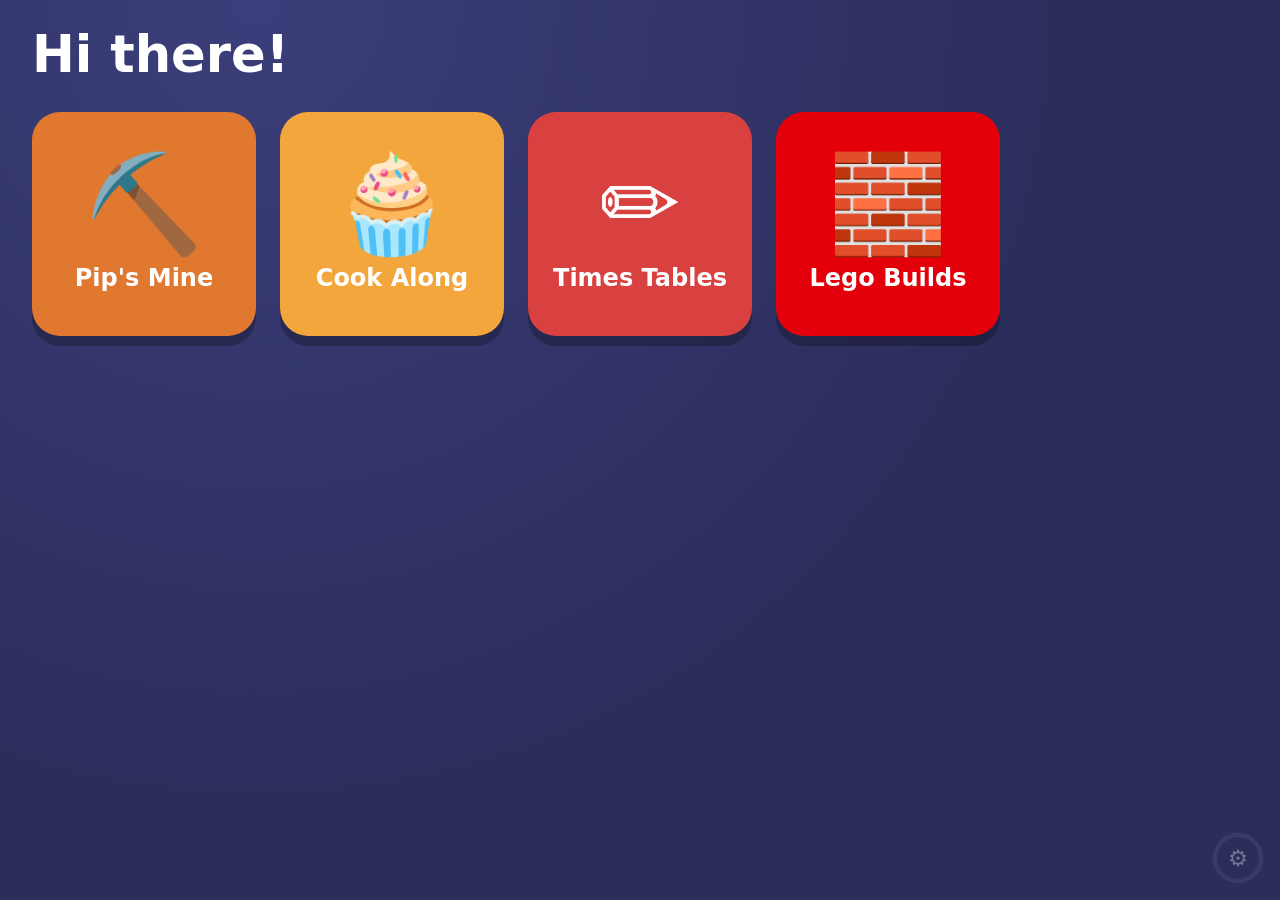
<file: index.html>
<!doctype html>
<html lang="en">
<head>
  <meta charset="utf-8">
  <title>Playground</title>
  <meta name="viewport" content="width=device-width, initial-scale=1, maximum-scale=1, user-scalable=no, viewport-fit=cover">
  <meta name="theme-color" content="#2b2d5b">
  <!-- iOS home-screen app behaviour -->
  <meta name="mobile-web-app-capable" content="yes">
  <meta name="apple-mobile-web-app-capable" content="yes">
  <meta name="apple-mobile-web-app-status-bar-style" content="black-translucent">
  <meta name="apple-mobile-web-app-title" content="Playground">
  <link rel="apple-touch-icon" href="icons/apple-touch-icon.png">
  <link rel="icon" href="icons/icon-192.png">
  <link rel="manifest" href="manifest.webmanifest">
  <link rel="stylesheet" href="shared/base.css">
  <link rel="stylesheet" href="hub.css">
</head>
<body>
  <main id="hub">
    <header class="hub-header">
      <h1 id="greeting">Let's play!</h1>
      <div id="star-pill" class="star-total" hidden aria-label="Total stars"><span class="star">★</span> <span id="star-total">0</span></div>
    </header>

    <section id="app-grid" class="app-grid" aria-label="Apps"></section>
    <p id="empty" class="empty" hidden>Nothing here yet!</p>

    <!-- Hold for 3 seconds to open parent settings -->
    <button id="parent-btn" class="parent-btn" aria-label="Grown-ups: hold to open settings">
      <svg viewBox="0 0 36 36" aria-hidden="true"><circle class="ring-bg" cx="18" cy="18" r="16"/><circle id="hold-ring" class="ring" cx="18" cy="18" r="16"/></svg>
      <span>⚙︎</span>
    </button>
  </main>

  <!-- Player: apps load in a full-screen iframe so the hub always owns "home" -->
  <div id="player" class="player" hidden>
    <iframe id="app-frame" title="App" allow="autoplay; fullscreen"></iframe>
    <button id="home-btn" class="home-btn" aria-label="Back home">⌂</button>
  </div>

  <!-- Parent settings -->
  <dialog id="settings" class="settings">
    <form method="dialog">
      <h2>Grown-up settings</h2>
      <label>Player name
        <input id="kid-name" type="text" maxlength="20" autocomplete="off" placeholder="e.g. Sam">
      </label>
      <fieldset>
        <legend>Show apps</legend>
        <div id="app-toggles"></div>
      </fieldset>
      <details>
        <summary>Danger zone</summary>
        <button type="button" id="reset-btn" class="danger">Reset all progress</button>
        <p id="reset-confirm" hidden>Tap again to confirm.</p>
      </details>
      <p class="meta">Version <span id="app-version"></span></p>
      <button value="close" class="primary" autofocus>Done</button>
    </form>
  </dialog>

  <script type="module" src="hub.js"></script>
</body>
</html>
</file>
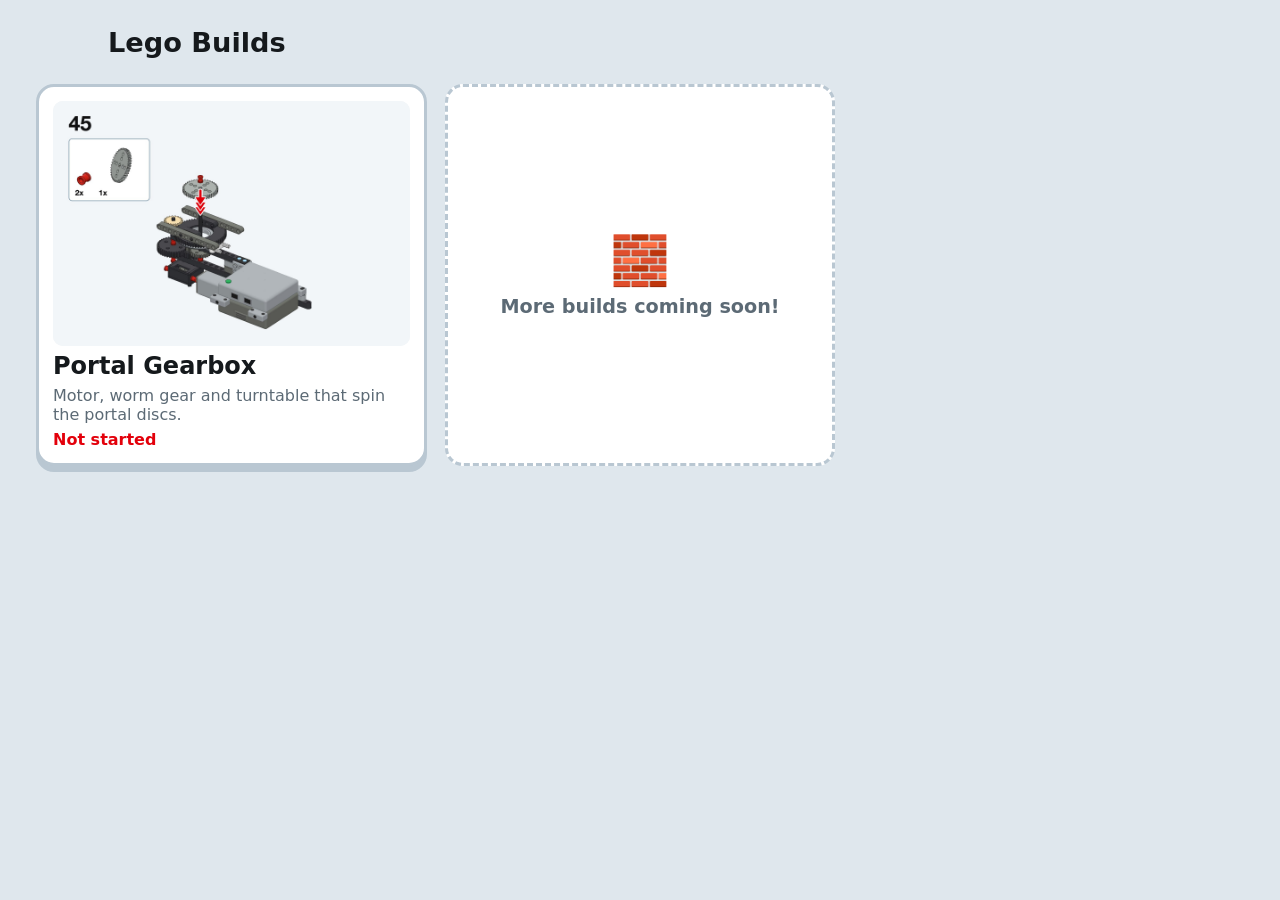
<file: apps/builds/index.html>
<!doctype html>
<html lang="en">
<head>
  <meta charset="utf-8">
  <meta name="viewport" content="width=device-width, initial-scale=1, maximum-scale=1, user-scalable=no, viewport-fit=cover">
  <title>Lego Builds</title>
  <link rel="stylesheet" href="../../shared/base.css">
  <link rel="stylesheet" href="app.css">
</head>
<body>
  <div id="app"></div>
  <script type="module" src="app.js"></script>
</body>
</html>
</file>
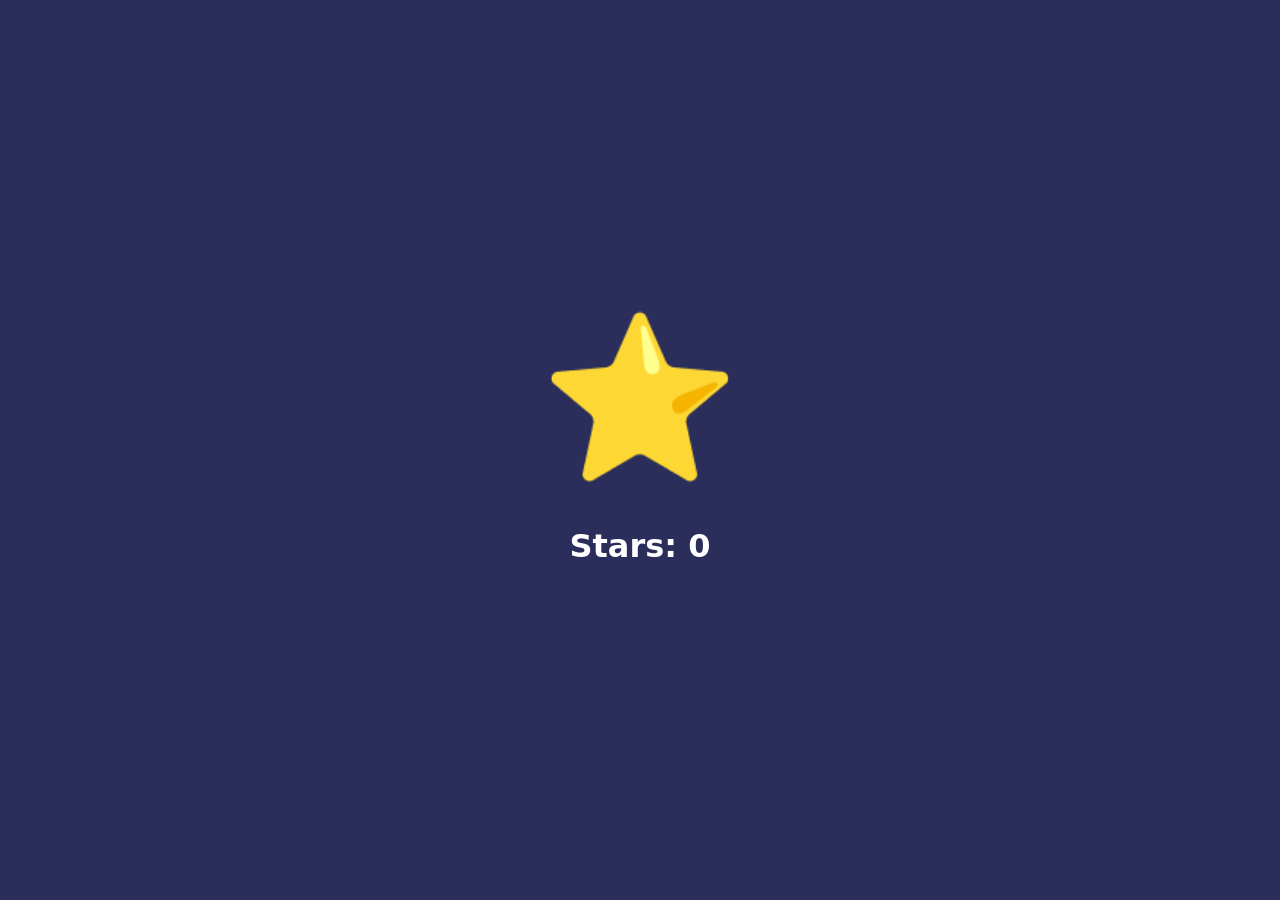
<file: apps/demo/index.html>
<!doctype html>
<html lang="en">
<head>
  <meta charset="utf-8">
  <meta name="viewport" content="width=device-width, initial-scale=1, maximum-scale=1, user-scalable=no, viewport-fit=cover">
  <title>Star Tapper</title>
  <link rel="stylesheet" href="../../shared/base.css">
  <style>
    body { display: grid; place-items: center; text-align: center; }
    #star { font-size: 10rem; transition: transform 0.12s; }
    #star:active { transform: scale(0.85); }
    p { font-size: 2rem; font-weight: 800; }
  </style>
</head>
<body>
  <!-- Demo app: shows the app contract (shared CSS, shared store, optional stars). -->
  <main>
    <button id="star" aria-label="Tap for a star">⭐</button>
    <p>Stars: <span id="count">0</span></p>
  </main>
  <script type="module">
    import { store } from '../../shared/store.js';
    const me = store.forApp('demo');
    const count = document.getElementById('count');
    count.textContent = me.stars();
    document.getElementById('star').addEventListener('click', () => {
      count.textContent = me.addStars(1);
    });
  </script>
</body>
</html>
</file>
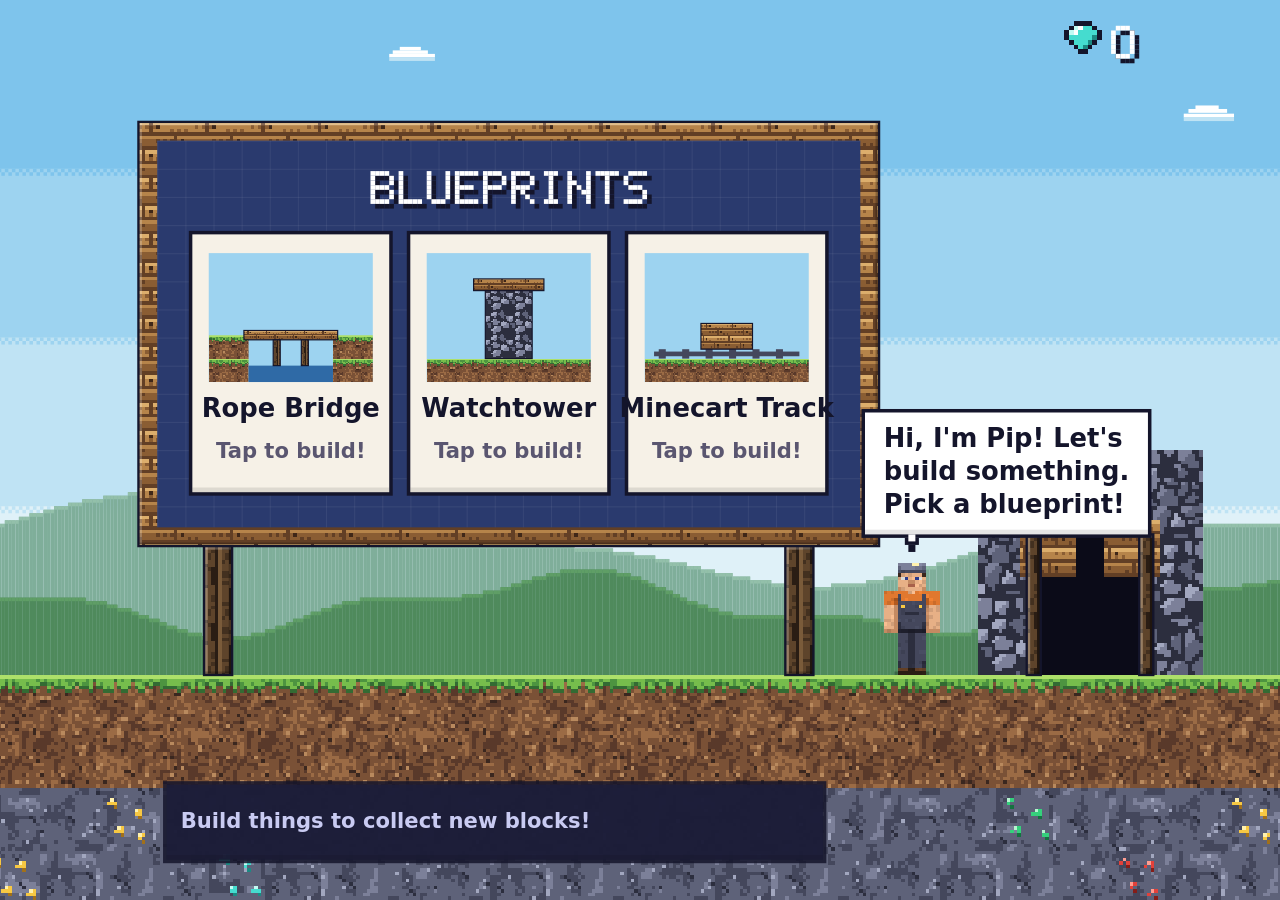
<file: apps/fractions/index.html>
<!doctype html>
<html lang="en">
<head>
  <meta charset="utf-8">
  <meta name="viewport" content="width=device-width, initial-scale=1, maximum-scale=1, user-scalable=no, viewport-fit=cover">
  <title>Pip's Mine</title>
  <link rel="stylesheet" href="../../shared/base.css">
  <style>
    html, body { overflow: hidden; background: #14152b; }
    canvas { display: block; touch-action: none; }
  </style>
</head>
<body>
  <canvas id="game"></canvas>
  <script type="module" src="js/main.js"></script>
</body>
</html>
</file>
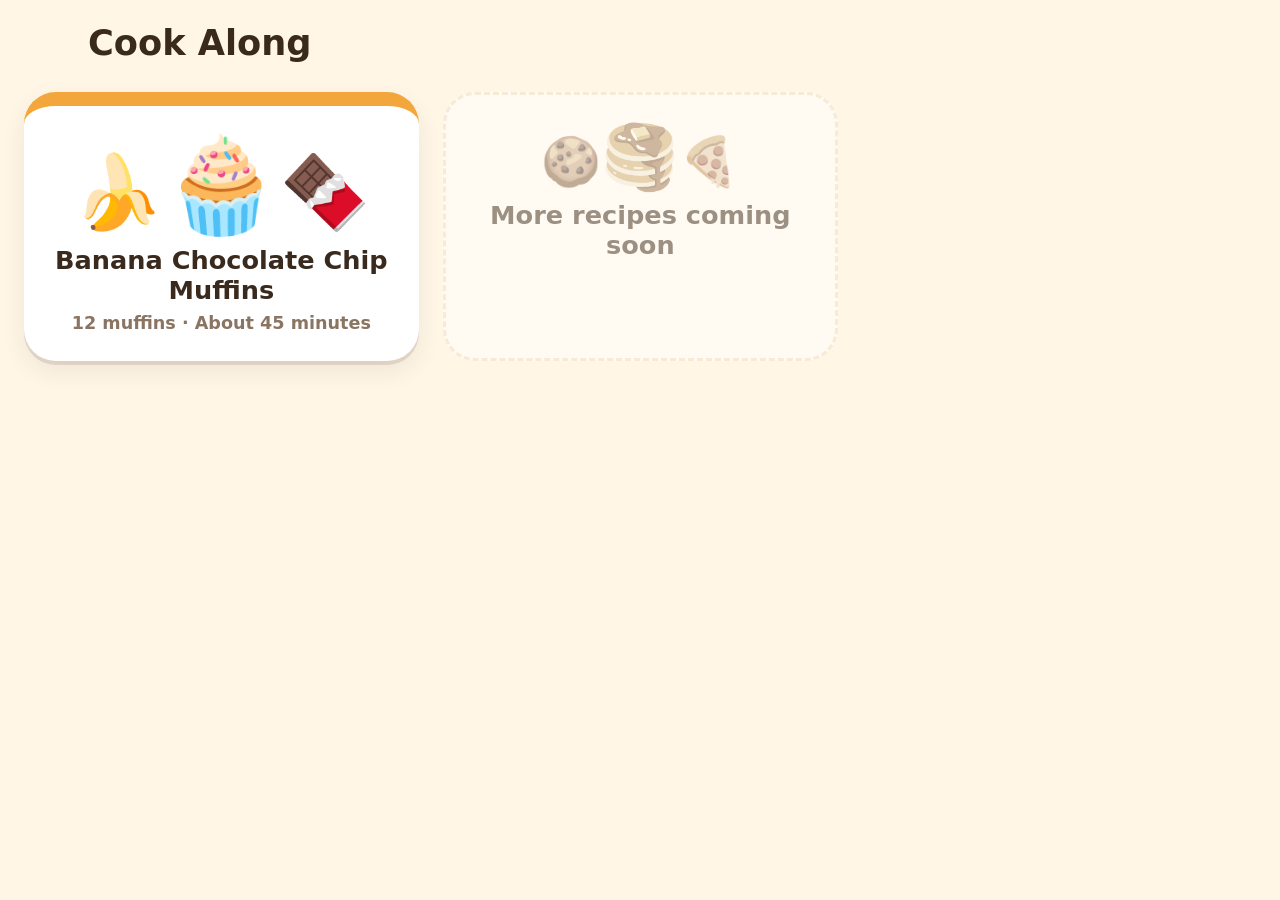
<file: apps/recipes/index.html>
<!doctype html>
<html lang="en">
<head>
  <meta charset="utf-8">
  <meta name="viewport" content="width=device-width, initial-scale=1, maximum-scale=1, user-scalable=no, viewport-fit=cover">
  <title>Cook Along</title>
  <link rel="stylesheet" href="../../shared/base.css">
  <link rel="stylesheet" href="app.css">
</head>
<body>
  <div id="app"></div>
  <script type="module" src="app.js"></script>
</body>
</html>
</file>
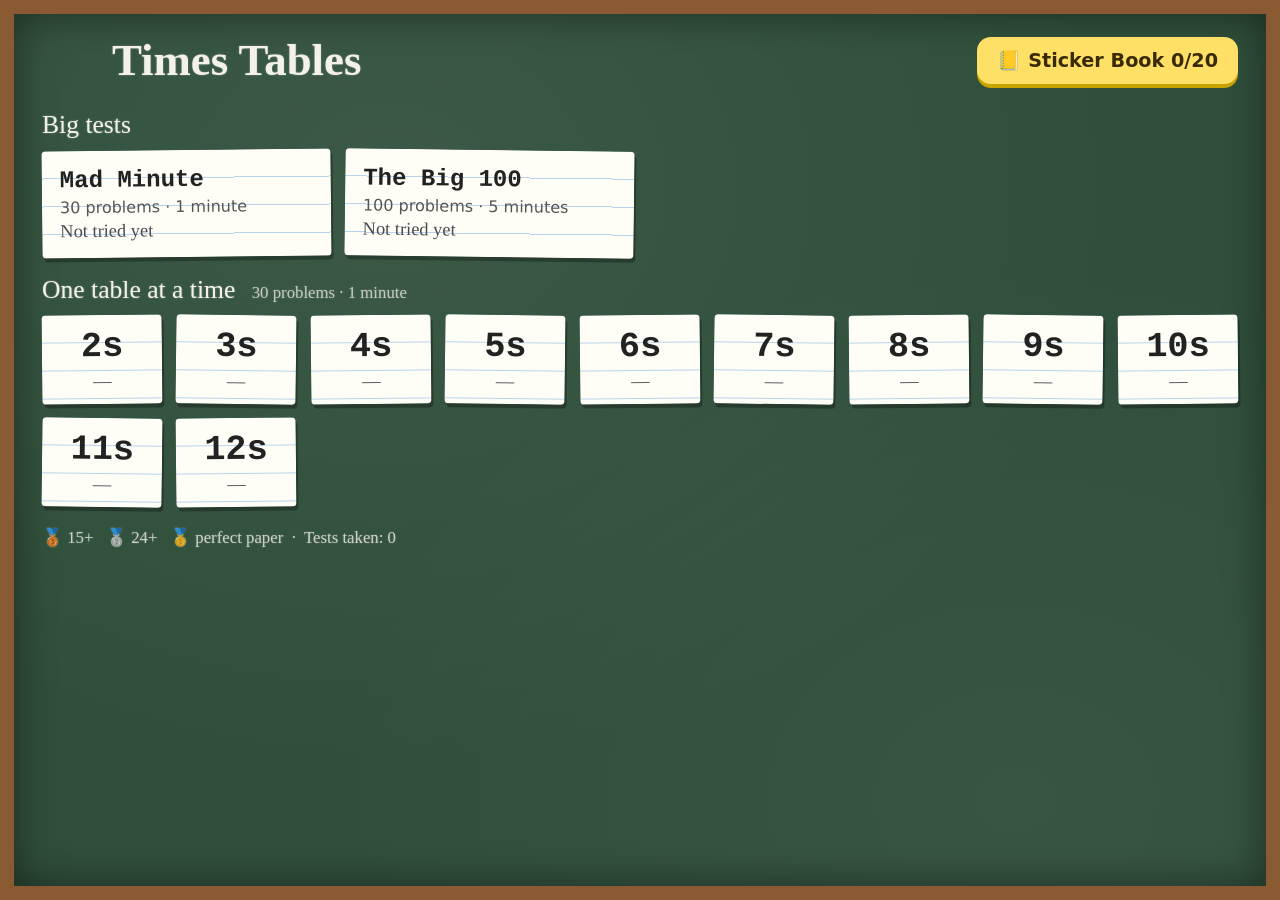
<file: apps/times/index.html>
<!doctype html>
<html lang="en">
<head>
  <meta charset="utf-8">
  <meta name="viewport" content="width=device-width, initial-scale=1, maximum-scale=1, user-scalable=no, viewport-fit=cover">
  <title>Times Tables</title>
  <link rel="stylesheet" href="../../shared/base.css">
  <link rel="stylesheet" href="app.css">
</head>
<body>
  <div id="app"></div>
  <script type="module" src="app.js"></script>
</body>
</html>
</file>
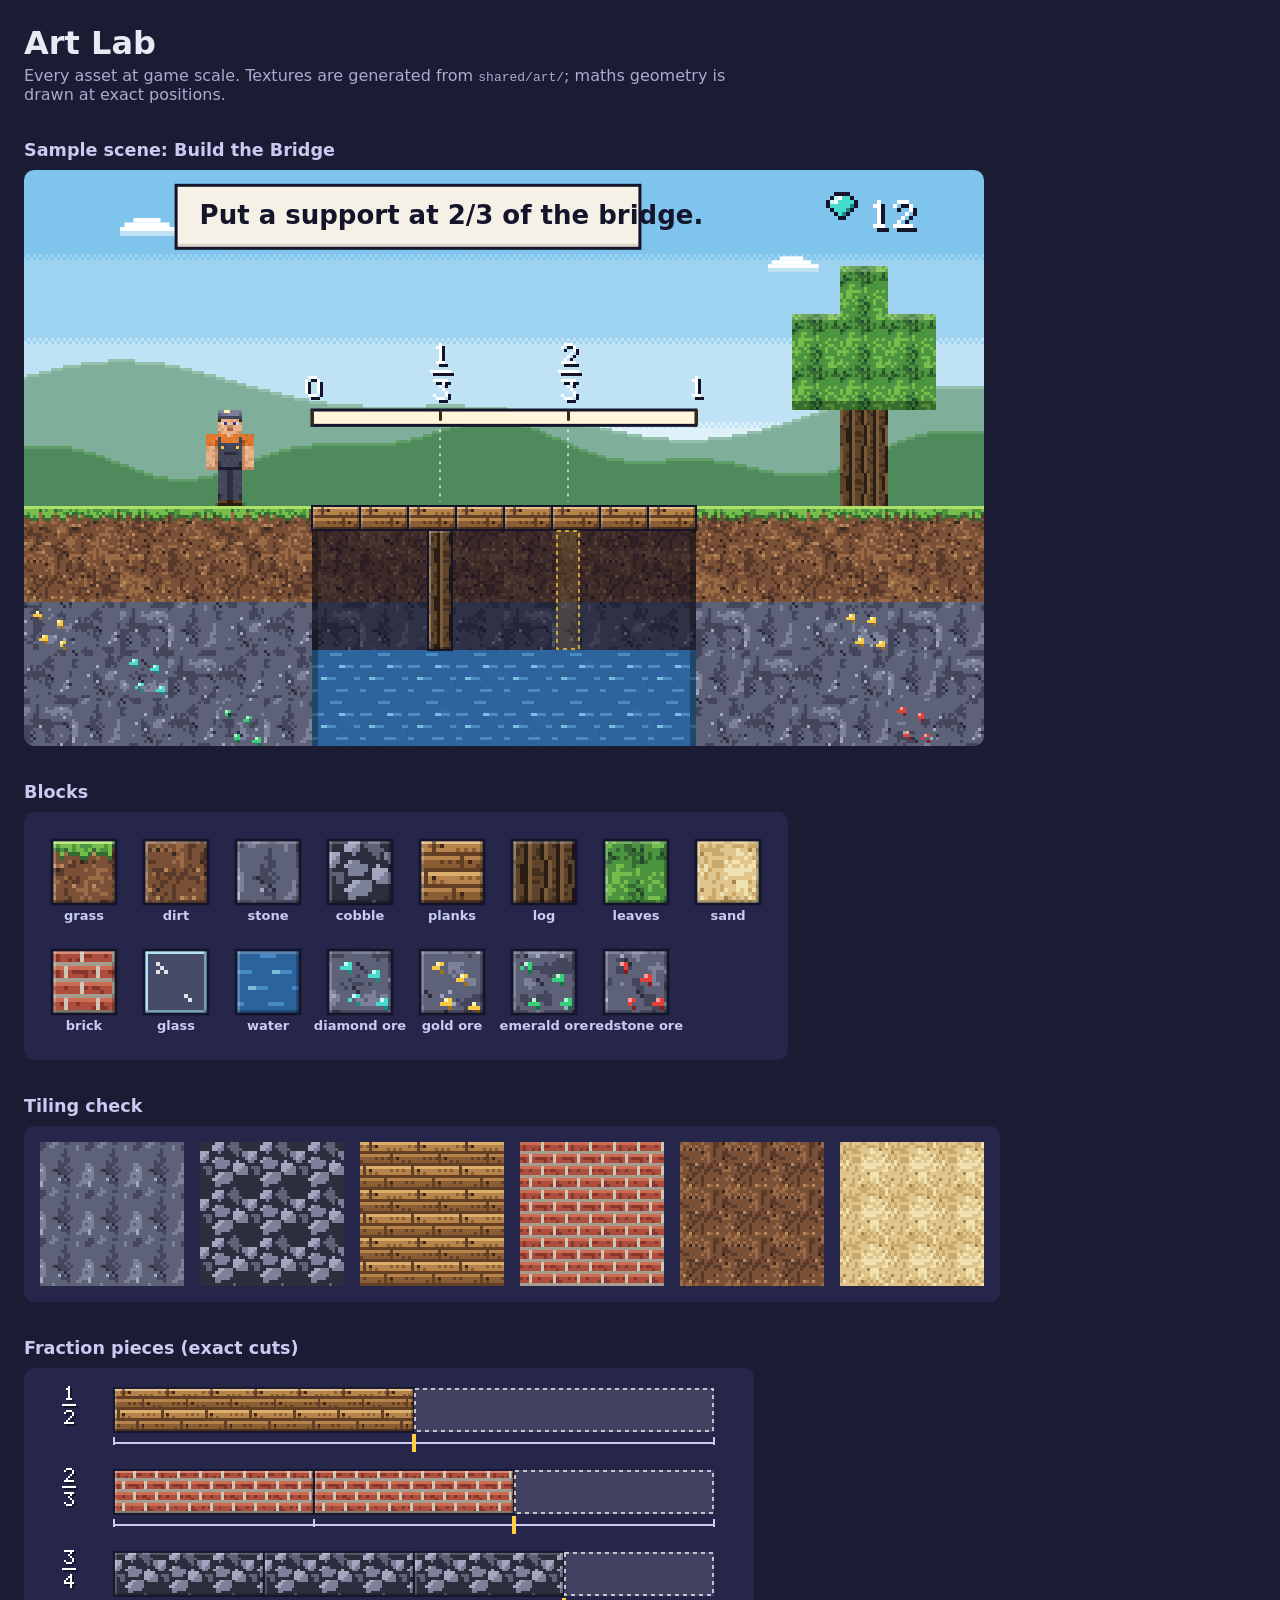
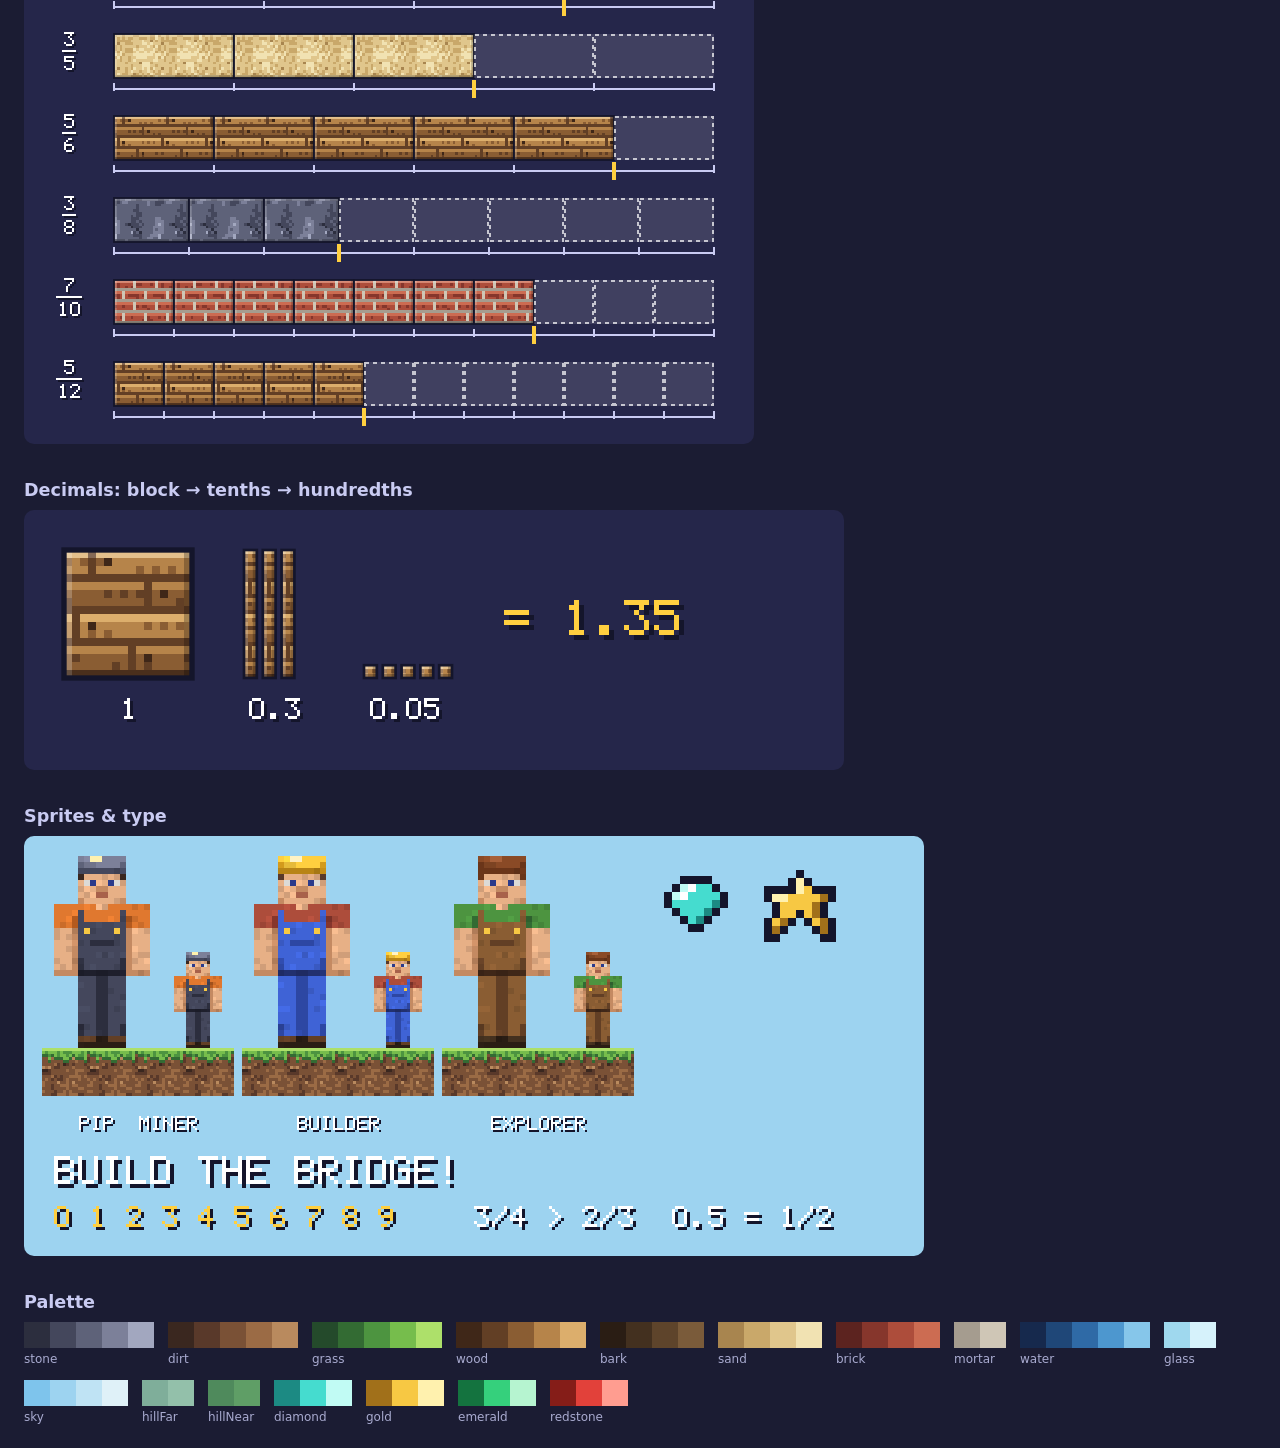
<file: tools/artlab/index.html>
<!doctype html>
<html lang="en">
<head>
  <meta charset="utf-8">
  <meta name="viewport" content="width=device-width, initial-scale=1">
  <title>Art Lab</title>
  <style>
    body { margin: 0; padding: 24px; background: #1b1c33; color: #e9e9f5; font-family: ui-rounded, system-ui, sans-serif; }
    h1 { margin: 0 0 4px; }
    h2 { margin: 36px 0 10px; font-size: 1.1rem; color: #c9cbf2; }
    p { margin: 0 0 12px; color: #a9abd0; max-width: 70ch; }
    canvas { display: block; max-width: 100%; image-rendering: pixelated; border-radius: 10px; }
    .swatches { display: flex; flex-wrap: wrap; gap: 14px; }
    .ramp { display: flex; flex-direction: column; gap: 4px; font-size: 0.75rem; color: #a9abd0; }
    .ramp div { display: flex; }
    .ramp span { width: 26px; height: 26px; }
  </style>
</head>
<body>
  <h1>Art Lab</h1>
  <p>Every asset at game scale. Textures are generated from <code>shared/art/</code>; maths geometry is drawn at exact positions.</p>

  <h2>Sample scene: Build the Bridge</h2>
  <canvas id="scene"></canvas>

  <h2>Blocks</h2>
  <canvas id="blocks"></canvas>

  <h2>Tiling check</h2>
  <canvas id="tiling"></canvas>

  <h2>Fraction pieces (exact cuts)</h2>
  <canvas id="fractions"></canvas>

  <h2>Decimals: block → tenths → hundredths</h2>
  <canvas id="decimals"></canvas>

  <h2>Sprites & type</h2>
  <canvas id="sprites"></canvas>

  <h2>Palette</h2>
  <div id="palette" class="swatches"></div>

  <script type="module" src="artlab.js"></script>
</body>
</html>
</file>
<file: shared/base.css>
/* Shared touch-first baseline for the hub and every app. */
:root {
  --bg: #2b2d5b;
  --bg-2: #3b3e7a;
  --ink: #ffffff;
  --ink-soft: #c9cbf2;
  --accent: #ffcf3f;
  --good: #4cd38a;
  --bad: #ff6b6b;
  --radius: 28px;
  --font: ui-rounded, "SF Pro Rounded", system-ui, -apple-system, sans-serif;
}

*, *::before, *::after { box-sizing: border-box; }

html, body {
  margin: 0;
  height: 100%;
  background: var(--bg);
  color: var(--ink);
  font-family: var(--font);
  /* No accidental zoom, text selection, long-press menus or rubber-banding. */
  touch-action: manipulation;
  -webkit-user-select: none;
  user-select: none;
  -webkit-touch-callout: none;
  -webkit-tap-highlight-color: transparent;
  overscroll-behavior: none;
}

input, textarea { -webkit-user-select: text; user-select: text; }

button {
  font: inherit;
  color: inherit;
  cursor: pointer;
  border: 0;
  background: none;
}

[hidden] { display: none !important; }
</file>
<file: hub.css>
#hub {
  min-height: 100%;
  padding:
    calc(env(safe-area-inset-top) + 24px)
    calc(env(safe-area-inset-right) + 32px)
    calc(env(safe-area-inset-bottom) + 32px)
    calc(env(safe-area-inset-left) + 32px);
  background: radial-gradient(circle at 20% 0%, var(--bg-2), var(--bg) 60%);
}

.hub-header {
  display: flex;
  align-items: center;
  justify-content: space-between;
  gap: 16px;
  margin-bottom: 28px;
}

.hub-header h1 {
  margin: 0;
  font-size: clamp(2rem, 5vw, 3.2rem);
  font-weight: 800;
}

.star-total {
  font-size: clamp(1.5rem, 3.5vw, 2.2rem);
  font-weight: 800;
  background: rgb(255 255 255 / 0.12);
  padding: 8px 20px;
  border-radius: 999px;
}
.star { color: var(--accent); }

.app-grid {
  display: grid;
  grid-template-columns: repeat(auto-fill, minmax(220px, 1fr));
  gap: 24px;
}

.tile {
  position: relative;
  display: flex;
  flex-direction: column;
  align-items: center;
  justify-content: center;
  gap: 12px;
  aspect-ratio: 1;
  padding: 20px;
  border-radius: var(--radius);
  background: var(--tile, #6c63ff);
  box-shadow: 0 10px 0 rgb(0 0 0 / 0.25);
  transition: transform 0.1s, box-shadow 0.1s;
}
.tile:active {
  transform: translateY(8px);
  box-shadow: 0 2px 0 rgb(0 0 0 / 0.25);
}
.tile-icon { font-size: clamp(4rem, 9vw, 6rem); line-height: 1; }
.tile-title { font-size: 1.5rem; font-weight: 800; text-align: center; }
.tile-stars {
  position: absolute;
  top: 12px;
  right: 14px;
  font-weight: 800;
  font-size: 1.1rem;
  background: rgb(0 0 0 / 0.2);
  padding: 4px 12px;
  border-radius: 999px;
}

.empty { font-size: 1.5rem; color: var(--ink-soft); text-align: center; margin-top: 15vh; }

/* Parent button: small, low-contrast, hold-to-open. */
.parent-btn {
  position: fixed;
  right: calc(env(safe-area-inset-right) + 16px);
  bottom: calc(env(safe-area-inset-bottom) + 16px);
  width: 52px;
  height: 52px;
  display: grid;
  place-items: center;
  opacity: 0.35;
  font-size: 1.4rem;
}
.parent-btn svg { position: absolute; inset: 0; transform: rotate(-90deg); }
.parent-btn .ring-bg { fill: none; stroke: rgb(255 255 255 / 0.2); stroke-width: 3; }
.parent-btn .ring {
  fill: none;
  stroke: var(--accent);
  stroke-width: 3;
  stroke-dasharray: 100.5;
  stroke-dashoffset: 100.5;
}
.parent-btn.holding { opacity: 1; }
.parent-btn.holding .ring { stroke-dashoffset: 0; transition: stroke-dashoffset 3s linear; }

/* Player */
.player {
  position: fixed;
  inset: 0;
  background: var(--bg);
  z-index: 10;
}
.player iframe { width: 100%; height: 100%; border: 0; display: block; }
.home-btn {
  position: fixed;
  top: calc(env(safe-area-inset-top) + 12px);
  left: calc(env(safe-area-inset-left) + 12px);
  width: 60px;
  height: 60px;
  border-radius: 50%;
  background: rgb(0 0 0 / 0.35);
  font-size: 2rem;
  line-height: 1;
  z-index: 11;
}

/* Settings */
.settings {
  width: min(520px, calc(100vw - 32px));
  border: 0;
  border-radius: var(--radius);
  padding: 28px;
  background: #fff;
  color: #222;
}
.settings::backdrop { background: rgb(0 0 0 / 0.55); }
.settings h2 { margin-top: 0; }
.settings label { display: grid; gap: 6px; font-weight: 700; margin-bottom: 16px; }
.settings input[type="text"] { font: inherit; padding: 12px; border-radius: 12px; border: 2px solid #ccc; }
.settings fieldset { border: 2px solid #eee; border-radius: 16px; margin: 0 0 16px; }
.settings .toggle { display: flex; align-items: center; gap: 10px; font-weight: 500; margin: 8px 0; }
.settings .toggle input { width: 24px; height: 24px; }
.settings details { margin-bottom: 16px; }
.settings summary { font-weight: 700; padding: 8px 0; }
.settings .meta { color: #888; font-size: 0.9rem; }
.settings .primary,
.settings .danger { padding: 14px 24px; border-radius: 14px; font-weight: 800; }
.settings .primary { background: var(--bg); color: #fff; width: 100%; }
.settings .danger { background: var(--bad); color: #fff; }
</file>
<file: apps/builds/app.css>
/* Lego Builds: printed-booklet look, bright brick colors, big buttons. */
:root {
  --paper: #f3f6f8;
  --frame: #dfe7ed;
  --ink: #15191c;
  --muted: #5c6a75;
  --line: #b9c7d2;
  --red: #e3000b;
  --yellow: #ffd500;
  --sub: #dbe9f4;
  --sub-line: #6c9cc4;
}

html, body { background: var(--frame); color: var(--ink); }
#app { height: 100%; }

main {
  height: 100%;
  display: flex;
  flex-direction: column;
  gap: 12px;
  padding: max(12px, env(safe-area-inset-top)) 16px max(12px, env(safe-area-inset-bottom));
  max-width: 1240px;
  margin: 0 auto;
}

.bar {
  display: flex;
  align-items: center;
  gap: 14px;
  padding-left: 72px; /* the hub's home button */
  min-height: 60px;
}
.bar h1 { margin: 0; font-size: 1.7rem; font-weight: 800; flex: 1; white-space: nowrap; overflow: hidden; text-overflow: ellipsis; }
.where { font-size: 1.2rem; font-weight: 700; color: var(--muted); font-variant-numeric: tabular-nums; white-space: nowrap; }
.back { font-weight: 700; font-size: 1.1rem; background: #fff; border: 2px solid var(--line); border-radius: 12px; padding: 10px 14px; }

/* ---------- List ---------- */
.list { overflow-y: auto; }
.builds {
  display: grid;
  grid-template-columns: repeat(auto-fill, minmax(min(100%, 340px), 1fr));
  gap: 18px;
}
.build {
  display: flex;
  flex-direction: column;
  align-items: flex-start;
  text-align: left;
  gap: 6px;
  padding: 14px;
  background: #fff;
  border: 3px solid var(--line);
  border-radius: 18px;
  box-shadow: 0 6px 0 var(--line);
}
.build:active { transform: translateY(4px); box-shadow: 0 2px 0 var(--line); }
.build img { width: 100%; aspect-ratio: 16 / 11; object-fit: contain; background: var(--paper); border-radius: 10px; }
.build-title { font-size: 1.5rem; font-weight: 800; }
.build-blurb { color: var(--muted); }
.build-status { font-weight: 700; color: var(--red); }
.build.soon {
  align-items: center;
  justify-content: center;
  color: var(--muted);
  font-weight: 700;
  font-size: 1.2rem;
  border-style: dashed;
  box-shadow: none;
  min-height: 200px;
}
.build.soon span { font-size: 3rem; }

/* ---------- Book ---------- */
.sheet {
  position: relative;
  flex: 1;
  min-height: 0;
  background: var(--paper);
  border: 3px solid var(--line);
  border-radius: 16px;
  overflow: hidden;
  display: grid;
  place-items: center;
  will-change: transform; /* iPad Safari sometimes skips painting big images without its own layer */
}
.sheet.sub { background: var(--sub); border-color: var(--sub-line); }
.sheet img { position: absolute; inset: 0; width: 100%; height: 100%; object-fit: contain; display: block; }
.sub-tag {
  position: absolute;
  top: 12px;
  right: 12px;
  background: var(--sub-line);
  color: #fff;
  font-weight: 800;
  border-radius: 999px;
  padding: 6px 14px;
}

.nav { display: grid; grid-template-columns: 1fr 1.8fr; gap: 12px; }
.nav button {
  font-size: 1.5rem;
  font-weight: 800;
  border-radius: 16px;
  padding: 18px 16px;
  background: #fff;
  border: 3px solid var(--line);
  box-shadow: 0 5px 0 var(--line);
}
.nav .next { background: var(--red); border-color: var(--red); color: #fff; box-shadow: 0 5px 0 #9e0008; }
.nav button:active { transform: translateY(4px); box-shadow: none; }
.nav button:disabled { opacity: 0.4; }

.strip { display: flex; gap: 6px; overflow-x: auto; padding-bottom: 4px; scrollbar-width: none; }
.strip button {
  flex: none;
  min-width: 48px;
  padding: 10px 8px;
  font-size: 1rem;
  font-weight: 700;
  border-radius: 10px;
  background: #fff;
  border: 2px solid var(--line);
  font-variant-numeric: tabular-nums;
}
.strip button.sub { background: var(--sub); }
.strip button.done { border-color: #7aa38a; color: #3d6b4f; }
.strip button[aria-current] { background: var(--ink); color: #fff; border-color: var(--ink); }

.tips { display: flex; align-items: flex-start; gap: 12px; }
.tip-toggle { flex: none; font-weight: 700; border: 2px solid var(--line); border-radius: 999px; padding: 8px 14px; background: #fff; }
.tip-toggle.on { background: var(--yellow); border-color: #d4b000; }
.tip { margin: 0; font-size: 1.1rem; line-height: 1.45; background: #fff; border: 2px solid var(--line); border-radius: 12px; padding: 8px 14px; }

/* ---------- Finished ---------- */
.celebrate {
  position: fixed;
  inset: 0;
  z-index: 5;
  display: grid;
  place-content: center;
  justify-items: center;
  text-align: center;
  background: rgb(21 25 28 / 0.75);
  color: #fff;
  animation: fade 0.3s;
}
.celebrate h2 { font-size: 2.4rem; margin: 10px 20px; }
.celebrate p { color: #ccd; font-size: 1.2rem; }
.trophy { font-size: 8rem; animation: bounce 1s ease-in-out infinite; }
.brick {
  position: fixed;
  top: -30px;
  z-index: 6;
  width: 22px;
  height: 14px;
  border-radius: 3px;
  box-shadow: inset 0 -3px 0 rgb(0 0 0 / 0.2);
  pointer-events: none;
  animation: fall linear forwards;
}

@keyframes fade { from { opacity: 0; } }
@keyframes bounce { 50% { transform: translateY(-20px) rotate(-6deg); } }
@keyframes fall { to { transform: translateY(110vh) rotate(720deg); } }

@media (max-aspect-ratio: 1/1) {
  .nav button { font-size: 1.3rem; }
}
</file>
<file: apps/recipes/app.css>
/* Cook Along: a warm, big-type kitchen look. Sized for an iPad in either orientation. */
:root {
  --bg: #fff6e6;
  --card: #ffffff;
  --ink: #3a2a1e;
  --ink-soft: #8a7462;
  --line: #f0dfc6;
  --go: #2fb36d;
  --go-dark: #1f8a52;
  --hot: #ff6a3d;
  --help: #7a6cff;
  --tip: #fff1b8;
  --got: #e3f7ea;
  --shadow: 0 4px 0 rgb(58 42 30 / 0.12), 0 10px 24px rgb(58 42 30 / 0.08);
}

html, body { background: var(--bg); color: var(--ink); }

#app {
  height: 100%;
  display: flex;
  flex-direction: column;
  padding: env(safe-area-inset-top) env(safe-area-inset-right) env(safe-area-inset-bottom) env(safe-area-inset-left);
}

/* ---------- Top bar (left space is for the hub's home button) ---------- */
.bar {
  display: flex;
  align-items: center;
  gap: 16px;
  min-height: 84px;
  padding: 12px 24px 12px 88px;
}
.bar h1 { margin: 0; font-size: 2.2rem; font-weight: 900; }
.bar-title { font-size: 1.6rem; font-weight: 900; white-space: nowrap; }
.bar-title .of { color: var(--ink-soft); font-weight: 700; }
.count { margin-left: auto; font-size: 1.3rem; font-weight: 800; color: var(--ink-soft); }
.back {
  min-width: 60px;
  height: 60px;
  padding: 0 18px;
  border-radius: 30px;
  background: var(--card);
  box-shadow: var(--shadow);
  font-size: 1.3rem;
  font-weight: 800;
}
.progress {
  flex: 1;
  height: 18px;
  border-radius: 9px;
  background: var(--line);
  overflow: hidden;
}
.progress span {
  display: block;
  height: 100%;
  border-radius: 9px;
  background: var(--go);
  transition: width 0.3s;
}

.scroll {
  flex: 1;
  overflow-y: auto;
  padding: 8px 24px 24px;
}

/* ---------- Buttons ---------- */
.big {
  min-height: 72px;
  padding: 0 32px;
  border-radius: 36px;
  font-size: 1.5rem;
  font-weight: 900;
  box-shadow: var(--shadow);
  background: var(--card);
  transition: transform 0.08s;
}
.big:active, .get:active, .use:active, .recipe-card:active, .back:active { transform: scale(0.96); }
.big.go { background: var(--go); color: #fff; box-shadow: 0 5px 0 var(--go-dark); }
.big.quiet { background: var(--card); color: var(--ink); }
.big[disabled] { opacity: 0.4; }

.nav {
  display: flex;
  justify-content: space-between;
  gap: 16px;
  padding: 12px 24px 20px;
}
.nav .big { flex: 0 1 280px; }

/* ---------- Fractions ---------- */
.frac {
  display: inline-flex;
  flex-direction: column;
  align-items: center;
  vertical-align: middle;
  font-size: 0.72em;
  line-height: 1;
  margin: 0 0.06em;
}
.frac span:first-child { border-bottom: 0.12em solid currentColor; padding: 0 0.12em 0.06em; }
.frac span:last-child { padding-top: 0.06em; }

/* ---------- Recipe list ---------- */
.list {
  display: grid;
  grid-template-columns: repeat(auto-fill, minmax(300px, 1fr));
  gap: 24px;
  align-content: start;
}
.recipe-card {
  display: flex;
  flex-direction: column;
  align-items: center;
  gap: 8px;
  padding: 28px 20px;
  border-radius: 32px;
  background: var(--card);
  box-shadow: var(--shadow);
  border-top: 14px solid var(--c, #ccc);
  text-align: center;
  /* Own compositing layer: iPad Safari sometimes skipped painting this card inside the scroller. */
  will-change: transform;
}
.recipe-hero { font-size: 4.5rem; line-height: 1.1; }
.recipe-hero span:nth-child(2) { font-size: 1.3em; }
.recipe-name { font-size: 1.6rem; font-weight: 900; }
.recipe-meta { font-size: 1.1rem; color: var(--ink-soft); font-weight: 700; }
.made { font-size: 1rem; font-weight: 800; color: var(--go-dark); }
.recipe-card.soon { opacity: 0.5; box-shadow: none; border: 3px dashed var(--line); }
.recipe-card.soon .recipe-hero { font-size: 3rem; filter: grayscale(0.6); }

/* ---------- Intro ---------- */
.intro {
  display: flex;
  flex-direction: column;
  align-items: center;
  text-align: center;
  gap: 16px;
}
.intro-hero { font-size: 6rem; line-height: 1; animation: bob 2.4s ease-in-out infinite; }
.intro-hero span:nth-child(2) { font-size: 1.4em; }
.intro h1 { margin: 0; font-size: 2.6rem; font-weight: 900; max-width: 18ch; line-height: 1.1; }
.facts { display: flex; flex-wrap: wrap; justify-content: center; gap: 10px; }
.fact {
  padding: 10px 18px;
  border-radius: 24px;
  background: var(--card);
  box-shadow: var(--shadow);
  font-size: 1.2rem;
  font-weight: 800;
}
.grownup-note { font-size: 1.2rem; font-weight: 700; max-width: 36rem; margin: 4px 0; }
.intro-actions { display: flex; flex-wrap: wrap; justify-content: center; gap: 16px; }
.source { font-size: 0.85rem; color: var(--ink-soft); margin-top: 8px; }

/* ---------- Badges ---------- */
.badge {
  display: inline-block;
  padding: 6px 16px;
  border-radius: 20px;
  color: #fff;
  font-size: 1.1rem;
  font-weight: 900;
  white-space: nowrap;
}
.badge.hot { background: var(--hot); }
.badge.help { background: var(--help); }

/* ---------- Gather ---------- */
.lead { font-size: 1.35rem; font-weight: 700; margin: 0 0 8px; }
.gather h2 { font-size: 1.5rem; font-weight: 900; margin: 20px 0 12px; }
.grid {
  display: grid;
  grid-template-columns: repeat(auto-fill, minmax(260px, 1fr));
  gap: 14px;
}
.grid.tools { grid-template-columns: repeat(auto-fill, minmax(220px, 1fr)); }
.get, .use {
  display: flex;
  align-items: center;
  gap: 14px;
  padding: 14px 16px;
  border-radius: 22px;
  background: var(--card);
  box-shadow: var(--shadow);
  text-align: left;
  border: 3px solid transparent;
  transition: background 0.15s, border-color 0.15s;
}
.get.got, .use.got { background: var(--got); border-color: var(--go); }
.get-emoji { font-size: 2.4rem; line-height: 1; }
.tools .get-emoji { font-size: 2rem; }
.get-body { display: flex; flex-direction: column; gap: 2px; flex: 1; }
.get-name { font-size: 1.25rem; font-weight: 800; }
.get-amount { font-size: 1.3rem; font-weight: 900; color: var(--hot); }
.get-note { font-size: 0.95rem; color: var(--ink-soft); font-weight: 600; }
.check {
  flex: none;
  width: 40px;
  height: 40px;
  border-radius: 50%;
  border: 3px solid var(--line);
  display: grid;
  place-items: center;
  font-size: 1.4rem;
  font-weight: 900;
  color: #fff;
}
.got .check { background: var(--go); border-color: var(--go); }

/* ---------- Step ---------- */
.step { display: flex; align-items: flex-start; justify-content: center; }
.step-card {
  display: flex;
  gap: 32px;
  width: 100%;
  max-width: 980px;
  padding: 24px 28px;
  border-radius: 36px;
  background: var(--card);
  box-shadow: var(--shadow);
  animation: slide-in 0.25s ease-out;
}
.step-art {
  flex: none;
  width: 190px;
  height: 190px;
  border-radius: 50%;
  background: var(--bg);
  display: grid;
  place-items: center;
  font-size: 6.5rem;
  line-height: 1;
}
.step-art span { animation: bob 2.4s ease-in-out infinite; }
.step-body { flex: 1; display: flex; flex-direction: column; align-items: flex-start; gap: 12px; min-width: 0; }
.step-body h1 { margin: 0; font-size: 2.4rem; font-weight: 900; line-height: 1.1; }
.step-text { margin: 0; font-size: 1.75rem; line-height: 1.4; font-weight: 600; }
.tip {
  margin: 0;
  padding: 14px 18px;
  border-radius: 20px;
  background: var(--tip);
  font-size: 1.25rem;
  line-height: 1.4;
  font-weight: 600;
}
.tip span { font-size: 1.4rem; }

.uses { display: flex; flex-wrap: wrap; gap: 14px; width: 100%; }
.use {
  display: grid;
  grid-template-columns: 1fr auto;
  align-items: center;
  gap: 4px 8px;
  flex: 1 1 300px;
  max-width: 420px;
}
.use-top { grid-column: 1 / -1; display: flex; align-items: center; gap: 10px; }
.use .measures { flex-wrap: nowrap; }
.use .measure svg { width: 64px; height: 48px; }
.use .use-amount { line-height: 1.15; }
.use .get-note { grid-column: 1 / -1; }
.use-name { flex: 1; font-size: 1.2rem; font-weight: 800; }
.use-amount { font-size: 1.6rem; font-weight: 900; color: var(--hot); }
.measures { display: flex; align-items: flex-end; flex-wrap: wrap; gap: 4px; }
.measure { display: flex; flex-direction: column; align-items: center; }
.measure svg { width: 80px; height: 60px; }
.measure-label { font-size: 1.15rem; font-weight: 800; }
.plus { font-size: 1.6rem; font-weight: 900; color: var(--ink-soft); padding-bottom: 14px; }

/* ---------- Timer ---------- */
.timer {
  width: 100%;
  padding: 16px 20px;
  border-radius: 24px;
  background: #fff0e6;
  border: 3px solid #ffd2bd;
  display: flex;
  flex-direction: column;
  gap: 10px;
}
.timer-face { font-size: 4rem; font-weight: 900; font-variant-numeric: tabular-nums; line-height: 1; }
.timer.running .timer-face { color: var(--hot); }
.timer-ring { height: 14px; border-radius: 7px; background: #ffd2bd; overflow: hidden; }
.timer-ring span { display: block; height: 100%; background: var(--hot); transition: width 0.25s linear; }
.timer-buttons { display: flex; flex-wrap: wrap; gap: 12px; }
.big.timer-go { background: var(--hot); color: #fff; box-shadow: 0 5px 0 #c94c25; }

.timer-pill {
  flex: none;
  padding: 12px 20px;
  border-radius: 28px;
  background: var(--hot);
  color: #fff;
  font-size: 1.25rem;
  font-weight: 800;
  box-shadow: var(--shadow);
  white-space: nowrap;
}
.timer-pill b { font-variant-numeric: tabular-nums; }

.alarm {
  position: fixed;
  inset: 0;
  display: grid;
  place-items: center;
  background: rgb(58 42 30 / 0.55);
  z-index: 20;
}
.alarm-box {
  padding: 36px 48px;
  border-radius: 36px;
  background: var(--card);
  text-align: center;
  font-size: 1.4rem;
  font-weight: 700;
  margin: 24px;
}
.alarm-box h1 { margin: 8px 0; font-size: 2.6rem; font-weight: 900; }
.alarm-bell { font-size: 6rem; animation: ring 0.5s ease-in-out infinite alternate; }

/* ---------- Done ---------- */
.done {
  position: relative;
  display: flex;
  flex-direction: column;
  align-items: center;
  justify-content: center;
  text-align: center;
  gap: 10px;
  overflow: hidden;
}
.done-hero { font-size: 10rem; line-height: 1; animation: bob 1.6s ease-in-out infinite; }
.done h1 { margin: 0; font-size: 3.4rem; font-weight: 900; }
.done-name { margin: 0; font-size: 1.6rem; font-weight: 800; }
.done-star { margin: 0; font-size: 2rem; font-weight: 900; color: #e0a400; }
.confetti { position: absolute; inset: 0; pointer-events: none; }
.confetti i {
  position: absolute;
  top: -20px;
  width: 12px;
  height: 18px;
  border-radius: 3px;
  background: hsl(calc(var(--i) * 47) 85% 60%);
  animation: fall 3s linear infinite;
}

/* ---------- Motion ---------- */
@keyframes bob { 50% { transform: translateY(-8px); } }
@keyframes slide-in { from { opacity: 0; transform: translateX(30px); } }
@keyframes ring { from { transform: rotate(-12deg); } to { transform: rotate(12deg); } }
@keyframes fall { to { transform: translateY(110vh) rotate(540deg); } }
@media (prefers-reduced-motion: reduce) {
  *, *::before, *::after { animation: none !important; }
}

/* ---------- Portrait / narrow ---------- */
@media (max-width: 820px) {
  .step-card { flex-direction: column; align-items: center; gap: 18px; padding: 22px; }
  .step-art { width: 160px; height: 160px; font-size: 5.5rem; }
  .step-body { align-items: stretch; }
  .step-text { font-size: 1.55rem; }
}
@media (max-width: 520px) {
  .bar { padding-left: 84px; padding-right: 16px; }
  .scroll, .nav { padding-left: 16px; padding-right: 16px; }
  .big { font-size: 1.25rem; padding: 0 20px; }
  .step-body h1 { font-size: 1.9rem; }
}
</file>
<file: apps/times/app.css>
/* Times Tables: a 1990s classroom. Chalkboard menu, lined worksheet on a desk,
   LCD stopwatch, beige calculator keys, red-pen grading and stickers.
   iPad system fonts only: American Typewriter, Chalkboard SE, Marker Felt. */
:root {
  --chalkboard: #2f4f3a;
  --chalk: #f4f1e6;
  --wood: #8a5a32;
  --desk: #c9a477;
  --paper: #fffef6;
  --rule: #b9d3ee;
  --margin: #f08a8a;
  --pencil: #4a4a52;
  --red: #d42a2a;
  --key: #ebe4d1;
  --key-edge: #b9ae92;
  --lcd: #a9b98c;
  --lcd-ink: #1d2a14;
  --type: "American Typewriter", "Courier New", Courier, monospace;
  --hand: "Chalkboard SE", "Comic Sans MS", "Marker Felt", cursive;
  --marker: "Marker Felt", "Chalkboard SE", "Comic Sans MS", cursive;
}

html, body { background: var(--desk); color: #222; }
#app { height: 100%; }

.chalk { font-family: var(--hand); color: var(--chalk); text-shadow: 0 0 2px rgb(255 255 255 / 0.35); }

/* ---------- Chalkboard menu ---------- */
.board {
  height: 100%;
  overflow-y: auto;
  padding: calc(env(safe-area-inset-top) + 14px) 28px calc(env(safe-area-inset-bottom) + 24px);
  background:
    radial-gradient(ellipse at 30% 20%, rgb(255 255 255 / 0.06), transparent 60%),
    radial-gradient(ellipse at 80% 90%, rgb(255 255 255 / 0.04), transparent 50%),
    var(--chalkboard);
  border: 14px solid var(--wood);
  box-shadow: inset 0 0 40px rgb(0 0 0 / 0.45);
}
.board-top { display: flex; align-items: center; gap: 16px; padding-left: 70px; min-height: 64px; }
.board-top h1 { margin: 0; font-size: 2.8rem; flex: 1; }
.chalk.small { font-size: 1.6rem; margin: 18px 0 10px; font-weight: 400; }
.hint { font-size: 1.05rem; opacity: 0.75; margin-left: 10px; }
.legend { font-size: 1.05rem; opacity: 0.8; margin-top: 20px; }

.sticker-btn {
  padding: 12px 20px;
  border-radius: 14px;
  background: #ffe066;
  color: #3a2a00;
  font-size: 1.2rem;
  font-weight: 800;
  box-shadow: 0 4px 0 #c9a400;
}

.cards { display: grid; gap: 14px; }
.cards.big { grid-template-columns: repeat(auto-fill, minmax(250px, 1fr)); }
.cards.tables { grid-template-columns: repeat(auto-fill, minmax(118px, 1fr)); }
.card {
  position: relative;
  display: flex;
  flex-direction: column;
  align-items: flex-start;
  gap: 4px;
  padding: 16px 18px;
  background:
    repeating-linear-gradient(var(--paper) 0 27px, var(--rule) 27px 28px),
    var(--paper);
  border-radius: 4px;
  box-shadow: 2px 4px 0 rgb(0 0 0 / 0.3);
  text-align: left;
  transform: rotate(-0.6deg);
  transition: transform 0.1s;
}
.card:nth-child(even) { transform: rotate(0.7deg); }
.card:active { transform: scale(0.95); }
.card-title { font-family: var(--type); font-size: 1.5rem; font-weight: 700; }
.card-blurb { font-size: 1rem; color: #555; }
.card-best { font-family: var(--hand); font-size: 1.15rem; color: var(--pencil); }
.card-best b { color: var(--red); }
.card.table { align-items: center; padding: 12px 8px; }
.table-n { font-family: var(--type); font-size: 2.2rem; font-weight: 700; }
.medal { position: absolute; top: -12px; right: -10px; font-size: 2.6rem; transform: rotate(12deg); }

/* ---------- Desk + paper ---------- */
.desk {
  height: 100%;
  display: flex;
  gap: 18px;
  padding: calc(env(safe-area-inset-top) + 12px) 16px calc(env(safe-area-inset-bottom) + 12px);
  background:
    repeating-linear-gradient(92deg, rgb(0 0 0 / 0.03) 0 3px, transparent 3px 14px),
    var(--desk);
  position: relative;
}
.paper {
  position: relative;
  flex: 1;
  min-width: 0;
  overflow-y: auto;
  padding: 18px 22px 30px 92px;
  background:
    linear-gradient(90deg, transparent 76px, var(--margin) 76px 78px, transparent 78px),
    repeating-linear-gradient(var(--paper) 0 31px, var(--rule) 31px 32px);
  background-attachment: local;
  box-shadow: 3px 5px 0 rgb(0 0 0 / 0.25);
  border-radius: 3px;
}
/* Three-hole punch */
.paper::before {
  content: '';
  position: absolute;
  left: 26px;
  top: 0;
  width: 26px;
  height: 100%;
  min-height: 600px;
  background:
    radial-gradient(circle at 13px 110px, var(--desk) 11px, transparent 12px),
    radial-gradient(circle at 13px 330px, var(--desk) 11px, transparent 12px),
    radial-gradient(circle at 13px 550px, var(--desk) 11px, transparent 12px);
  pointer-events: none;
}
.paper-head {
  position: relative;
  display: flex;
  flex-wrap: wrap;
  gap: 6px 28px;
  font-family: var(--type);
  font-size: 1.1rem;
  padding-right: 120px;
}

.red-hand { font-family: var(--marker); color: var(--red); font-size: 1.4em; }
.hand { font-family: var(--hand); color: var(--pencil); font-size: 1.3em; }
.paper-title { font-family: var(--type); font-size: 2rem; margin: 8px 0 14px; text-decoration: underline; }

.ready { max-width: 760px; margin: auto; flex: none; width: 100%; height: auto; }
.rules { font-family: var(--type); font-size: 1.4rem; line-height: 32px; }
.rules p { margin: 0 0 32px; }
.ready-buttons { display: flex; justify-content: space-between; gap: 16px; }

/* ---------- Problems ---------- */
.grid {
  display: grid;
  grid-template-columns: repeat(auto-fill, minmax(96px, 1fr));
  gap: 10px 8px;
}
.prob {
  position: relative;
  display: grid;
  grid-template-columns: 1fr;
  justify-items: end;
  padding: 18px 16px 8px 8px;
  font-family: var(--type);
  font-size: 1.9rem;
  line-height: 1.1;
  border-radius: 6px;
  border: 3px solid transparent;
}
.prob .num { position: absolute; left: 6px; top: 4px; font-size: 0.8rem; color: #888; }
.prob .bot { border-bottom: 3px solid #222; padding-left: 8px; min-width: 2.6em; text-align: right; }
.prob .x { float: left; }
.ans { min-height: 1.3em; margin-top: 4px; letter-spacing: 1px; }
.prob.cur { border-color: #f2b705; background: rgb(255 230 120 / 0.45); }
.grid.dense { grid-template-columns: repeat(auto-fill, minmax(80px, 1fr)); gap: 6px; }
.grid.dense .prob { font-size: 1.5rem; padding: 16px 12px 6px 4px; }

/* Red pen */
.pen {
  position: absolute;
  font-family: var(--marker);
  color: var(--red);
  opacity: 0;
  transform: scale(1.8) rotate(-10deg);
  transition: opacity 0.12s, transform 0.18s;
}
.marked .pen { opacity: 1; transform: none; }
.tick { right: -2px; bottom: -4px; font-size: 2.4rem; }
.fix { right: -6px; bottom: -14px; font-size: 1.5rem; }
.prob.wrong.marked { border-color: var(--red); border-radius: 50%; }
.prob.wrong.marked .ans { text-decoration: line-through var(--red) 2px; }
.prob.blank.marked { opacity: 0.55; }

.teacher, .sticker-slap, .grade-circle { opacity: 0; transition: opacity 0.3s, transform 0.35s cubic-bezier(.3, 1.6, .5, 1); }
.scored .teacher, .scored .sticker-slap, .scored .grade-circle { opacity: 1; transform: none; }
.grade-circle {
  position: absolute;
  right: 0;
  top: -6px;
  width: 112px;
  height: 84px;
  display: grid;
  place-items: center;
  border: 4px solid var(--red);
  border-radius: 50%;
  color: var(--red);
  font-family: var(--marker);
  font-size: 2.4rem;
  line-height: 1;
  transform: scale(2) rotate(-12deg);
}
.grade-circle small { font-size: 1.1rem; display: block; margin-top: -10px; }
.teacher {
  font-family: var(--marker);
  color: var(--red);
  font-size: 2rem;
  margin: -8px 0 10px;
  transform: translateX(-20px);
}
.sticker-slap {
  position: absolute;
  right: 150px;
  top: 6px;
  font-size: 4rem;
  transform: scale(3) rotate(30deg);
  filter: drop-shadow(2px 3px 0 rgb(0 0 0 / 0.25));
}

/* ---------- Side panel: stopwatch + keypad ---------- */
.side {
  flex: none;
  width: 300px;
  display: flex;
  flex-direction: column;
  gap: 12px;
}
.lcd {
  font-family: ui-monospace, Menlo, monospace;
  font-weight: 800;
  font-size: 4rem;
  text-align: center;
  color: var(--lcd-ink);
  background: linear-gradient(var(--lcd), #97a878);
  border: 10px solid #3a3a3a;
  border-radius: 18px;
  padding: 4px 0;
  letter-spacing: 4px;
  box-shadow: inset 0 3px 6px rgb(0 0 0 / 0.3);
}
.lcd.low { color: #8a0f0f; animation: blink 1s steps(2) infinite; }
.count { text-align: center; font-family: var(--type); font-size: 1.2rem; }
.pad { display: grid; grid-template-columns: repeat(3, 1fr); gap: 10px; }
.key {
  height: 76px;
  border-radius: 12px;
  background: linear-gradient(#f6f1e3, var(--key));
  border: 2px solid var(--key-edge);
  box-shadow: 0 5px 0 var(--key-edge);
  font-family: var(--type);
  font-size: 2.2rem;
  font-weight: 700;
  color: #2a2a2a;
}
.key.fn { background: linear-gradient(#e0d6bd, #cfc3a3); font-size: 1.5rem; }
.key.next { background: linear-gradient(#ffd977, #f2b705); border-color: #b98a00; box-shadow: 0 5px 0 #b98a00; }
.key.pressed, .key:active { transform: translateY(4px); box-shadow: 0 1px 0 var(--key-edge); }

.btn {
  min-height: 64px;
  padding: 0 24px;
  border-radius: 14px;
  font-family: var(--type);
  font-size: 1.35rem;
  font-weight: 700;
  background: var(--key);
  border: 2px solid var(--key-edge);
  box-shadow: 0 5px 0 var(--key-edge);
}
.btn:active { transform: translateY(4px); box-shadow: 0 1px 0 var(--key-edge); }
.btn.go { background: #3fae5a; border-color: #2a7d3e; color: #fff; box-shadow: 0 5px 0 #2a7d3e; }
.small-btn { min-height: 52px; font-size: 1.1rem; }
.hand-in { margin-top: auto; }

/* Report card */
.report {
  overflow-y: auto;
  padding: 16px;
  background: #fbf3d9;
  border: 3px double #8a6d3b;
  border-radius: 4px;
  font-family: var(--type);
}
.report h2 { margin: 0; text-align: center; font-size: 1.6rem; text-decoration: underline; }
.stat { display: flex; justify-content: space-between; font-size: 1.2rem; border-bottom: 1px dotted #a08850; padding: 4px 0; }
.stat b { font-family: var(--marker); color: var(--red); font-size: 1.4rem; font-weight: 400; }
.record {
  text-align: center;
  font-size: 1.5rem;
  font-weight: 800;
  color: #b8860b;
  animation: pop 0.6s 1.2s both;
}
.record small { display: block; font-size: 0.95rem; color: #555; font-weight: 400; }
.record.first { font-size: 1.15rem; color: #555; animation: none; }
.new-stickers { text-align: center; animation: pop 0.6s 1.5s both; }
.new-stickers h3 { margin: 4px 0; font-size: 1.2rem; }
.new-sticker { display: inline-flex; flex-direction: column; align-items: center; margin: 4px 8px; font-size: 0.95rem; }
.new-sticker span { font-size: 2.6rem; }
.stars-earned { text-align: center; font-size: 1.4rem; font-weight: 800; }

/* ---------- Sticker book ---------- */
.book {
  display: grid;
  grid-template-columns: repeat(auto-fill, minmax(170px, 1fr));
  gap: 14px;
  margin-top: 14px;
}
.slot {
  display: flex;
  flex-direction: column;
  align-items: center;
  gap: 4px;
  padding: 14px 10px;
  border-radius: 10px;
  background: rgb(255 255 255 / 0.08);
  border: 3px dashed rgb(255 255 255 / 0.3);
  color: var(--chalk);
  text-align: center;
  font-family: var(--hand);
}
.slot-emoji { font-size: 3rem; line-height: 1.2; opacity: 0.4; }
.slot small { font-size: 0.9rem; opacity: 0.8; font-family: system-ui, sans-serif; }
.slot.got { background: var(--paper); color: #222; border: 3px solid #ffe066; box-shadow: 2px 4px 0 rgb(0 0 0 / 0.3); }
.slot.got .slot-emoji { opacity: 1; }

/* ---------- Overlays ---------- */
.overlay { position: absolute; inset: 0; display: grid; place-items: center; background: rgb(0 0 0 / 0.35); z-index: 5; }
.big-count {
  font-family: var(--type);
  font-size: 9rem;
  font-weight: 800;
  color: #fff;
  text-shadow: 4px 6px 0 rgb(0 0 0 / 0.4);
  animation: pop 0.5s both;
}
.big-count.small { font-size: 5rem; }

@keyframes pop { from { transform: scale(0.3); opacity: 0; } 70% { transform: scale(1.1); } }
@keyframes blink { 50% { opacity: 0.35; } }
@media (prefers-reduced-motion: reduce) { *, *::before, *::after { animation: none !important; transition: none !important; } }

/* ---------- Portrait: keypad goes under the sheet ---------- */
@media (max-aspect-ratio: 1/1) {
  .desk { flex-direction: column; }
  .side { width: 100%; display: grid; grid-template-columns: 1fr 1.4fr; grid-template-rows: auto auto 1fr; gap: 10px; }
  .side .lcd { grid-column: 1; font-size: 3rem; }
  .side .count { grid-column: 1; }
  .side .hand-in { grid-column: 1; margin-top: 0; align-self: end; }
  .side .pad { grid-column: 2; grid-row: 1 / 4; }
  .key { height: 64px; }
  .report { display: flex; flex-direction: column; max-height: 45%; }
}
</file>
